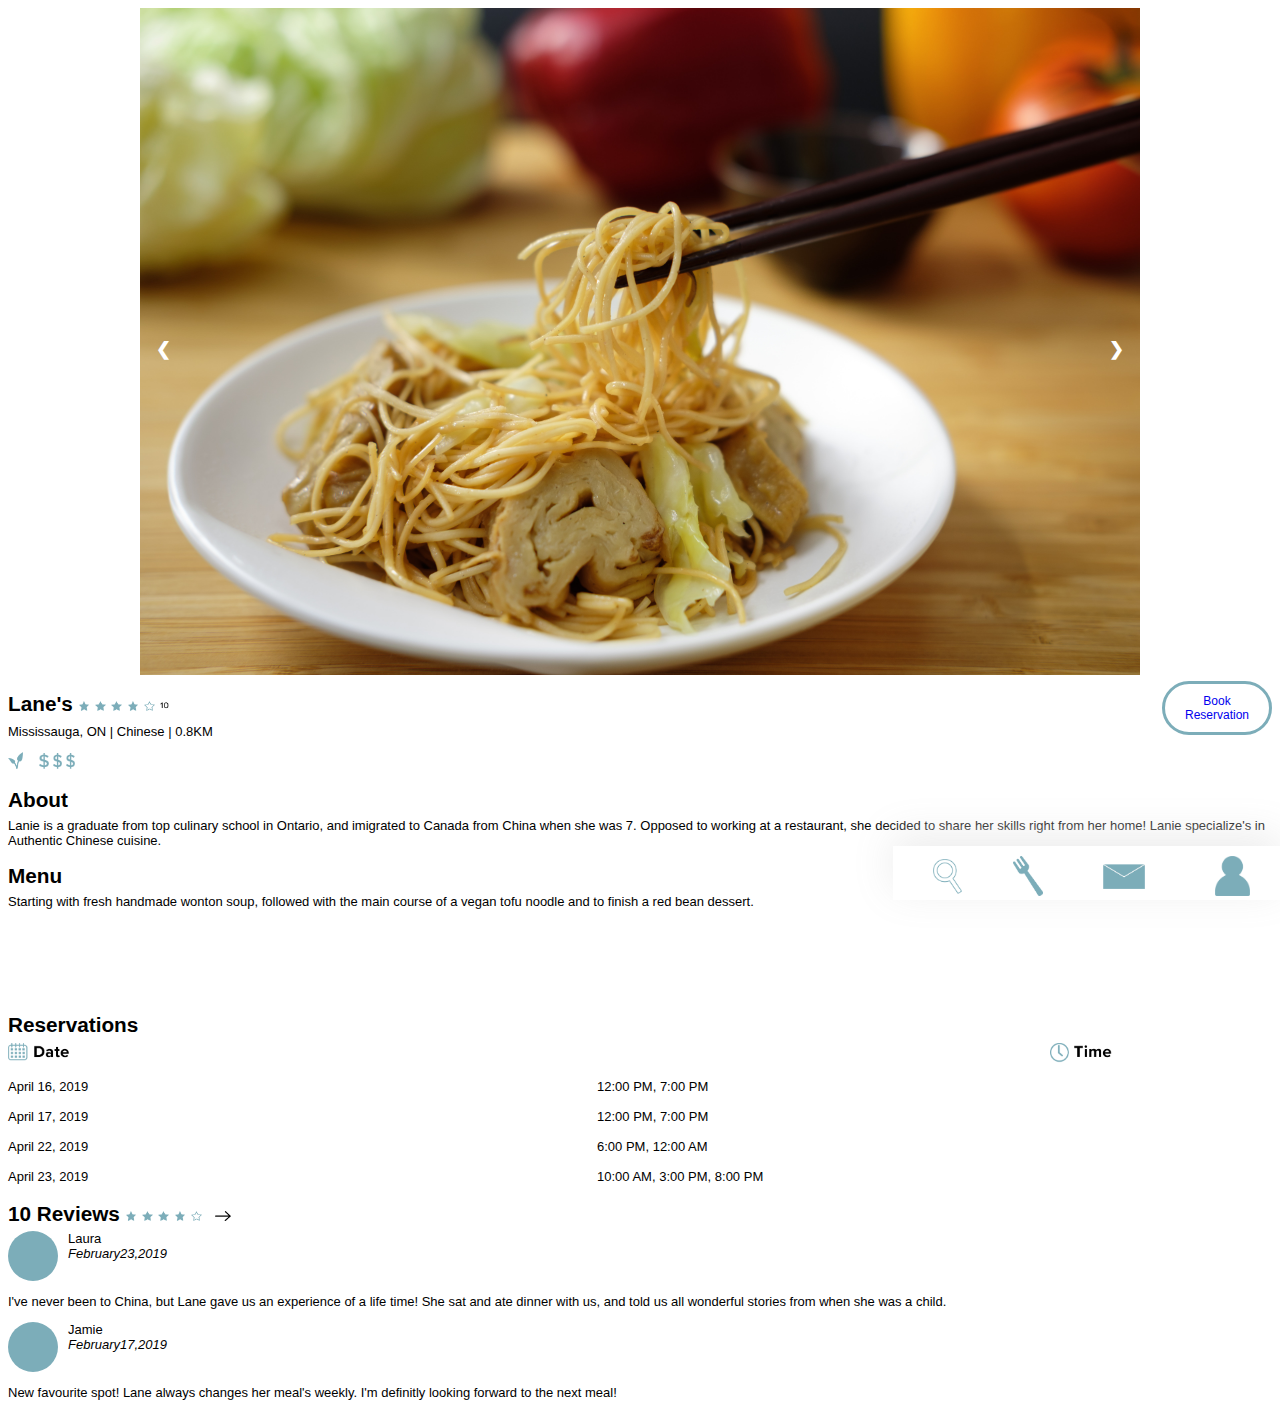
<file: index.html>
<!DOCTYPE html>
<html lang="">

<head>
    <meta charset="utf-8">
    <meta name="viewport" content="width=device-width, initial-scale=1.0">
    <link rel="stylesheet" href="main.css">

    <title>Prototype</title>

</head>

<body>

    <div class="title">

        <!-- Slideshow container -->
        <div class="slideshow-container">

            <!-- Full-width images with number and caption text -->

            <div class="mySlides fade">
                <img src="diningPhotos/lanesheader.jpg" style="width:100%">
            </div>

            <div class="mySlides fade">
                <img src="diningPhotos/noodles1.jpg" style="width:100%">
            </div>
            
            <div class="mySlides fade">
                <img src="diningPhotos/noodles2.jpg" style="width:100%">
            </div>

            <!-- Next and previous buttons -->
            <a class="prev" onclick="plusSlides(-1)">&#10094;</a>
            <a class="next" onclick="plusSlides(1)">&#10095;</a>
        </div>


        <div class="content">
            <div class="title">

                <a href="selection.html" class="reservationButton"> Book<br>
                    Reservation</a>

                <h5>Lane's 
                    <img src="diningPhotos/fullstar.png" height="10px;" style="padding-left:0px;">
                    <img src="diningPhotos/fullstar.png" height="10px;" style="padding-left:0px;">
                    <img src="diningPhotos/fullstar.png" height="10px;" style="padding-left:0px;">
                    <img src="diningPhotos/fullstar.png" height="10px;" style="padding-left:0px;">
                    <img src="diningPhotos/strokestar.png" height="10px;" style="padding-left:0px;">
                    <img src="diningPhotos/10.png" height="20px;" style="padding-top:10px; padding-bottom: 0px;">


                </h5>

                <p>Mississauga, ON | Chinese | 0.8KM</p>

                <p>
                    <img src="diningPhotos/vegan.png" height="17px">

                    <img src="diningPhotos/cost.png" height="16px" style="padding-left:13px;">

                    <img src="diningPhotos/cost.png" height="16px">

                    <img src="diningPhotos/cost.png" height="16px">
                </p>

                <h5>About</h5>
                <p>Lanie is a graduate from top culinary school in Ontario, and imigrated to Canada from China when she was 7. Opposed to working at a restaurant, she decided to share her skills right from her home! Lanie specialize's in Authentic Chinese cuisine.</p>

                <h5>Menu</h5>
                <p>Starting with fresh handmade wonton soup, followed with the main course of a vegan tofu noodle and to finish a red bean dessert. </p>

            </div>
        </div>
<br>
        <div class="grid2">

            <h5>Reservations</h5>

            <p>
                <img src="diningPhotos/date.png" height="20px;">
                <img src="diningPhotos/time.png" height="20px;" style="float:right; padding-right:160px; ">
            </p>

            <div class="grid-2-col">
                <div class="cell-date-time"> April 16, 2019<br><br>April 17, 2019 <br><br>April 22, 2019<br><br>April 23, 2019</div>
                
                <div class="cell-date-time"> 12:00 PM, 7:00 PM <br><br> 12:00 PM, 7:00 PM <br><br>6:00 PM, 12:00 AM <br><br> 10:00 AM, 3:00 PM, 8:00 PM <br><br> </div>

            </div>

            <h5>10 Reviews

                <img src="diningPhotos/fullstar.png" height="10px;" style="padding-left:0px;">
                <img src="diningPhotos/fullstar.png" height="10px;" style="padding-left:0px;">
                <img src="diningPhotos/fullstar.png" height="10px;" style="padding-left:0px;">
                <img src="diningPhotos/fullstar.png" height="10px;" style="padding-left:0px;">
                <img src="diningPhotos/strokestar.png" height="10px;" style="padding-left:0px;">
                <img src="diningPhotos/arrow.png" height="10px;" style="padding-left:8px;">
            </h5>

            <p class="circle"> <b style="padding-left: 60px;">Laura </b> <br> <i style="padding-left: 60px;">February23,2019</i></p>

            <p> I've never been to China, but Lane gave us an experience of a life time! She sat and ate dinner with us, and told us all wonderful stories from when she was a child.</p>

            <p class="circle"><b style="padding-left: 60px;">Jamie </b> <br> <i style="padding-left: 60px;">February17,2019</i></p>

            <p> New favourite spot! Lane always changes her meal's weekly. I'm definitly looking forward to the next meal!</p>

        </div>


    </div>


    <div id="navbar">

    
        <div class="searchNAV">
            <a href="/leaflet/mapsearch.html">
            <img src="diningPhotos/searchNAVSELECT.png" height="35px;">
            </a>
        </div>
        

        <div class="reservationNAV">
            <img src="diningPhotos/reservationNAV.png" height="40px;" width="30px;">
        </div>

        <div class="messagesNAV">
            <img src="diningPhotos/messagesNAV.png" height="25px;">
        </div>

        <div class="accountNAV">
            <img src="diningPhotos/accountNAV.png" height="40px;">
        </div>

    </div>


    <script src="main.js"></script>

</body>

    
</html>
</file>
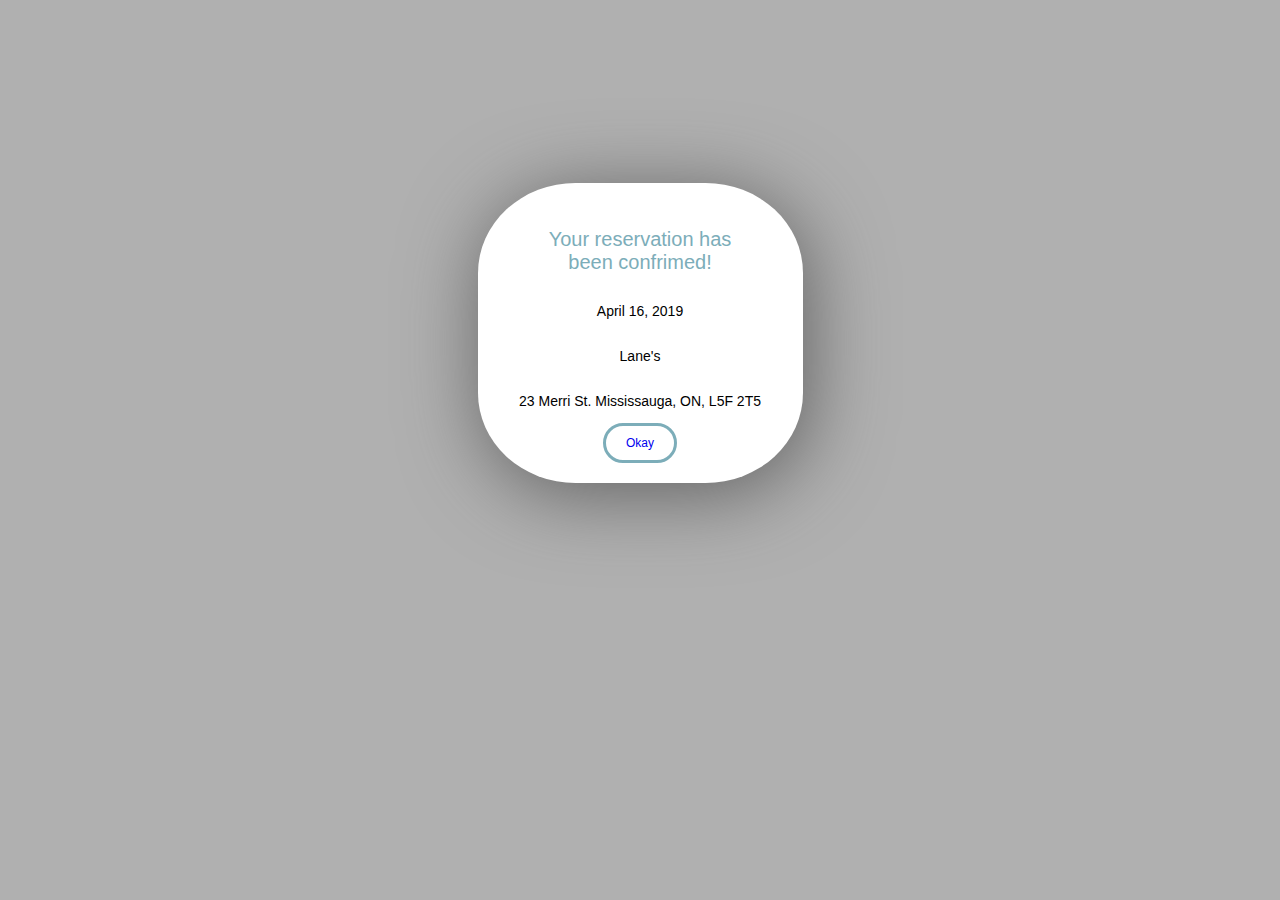
<file: confirm.html>
<!DOCTYPE html>
<html lang="">
<head>
    <meta charset="utf-8">
    <meta name="viewport" content="width=device-width, initial-scale=1.0">
    <link rel="stylesheet" href="main3.css">
    <title></title>
</head>

<body>

    <center>
        <div class="popup">
            <header>Your reservation has <br> been confrimed!</header>
            <p>April 16, 2019</p>
            <p>Lane's</p>
            <p>23 Merri St. Mississauga, ON, L5F 2T5</p>

            <a href="onboarding.html" class="ok"> Okay</a>

        </div>
    </center>




</body>
</html>
</file>
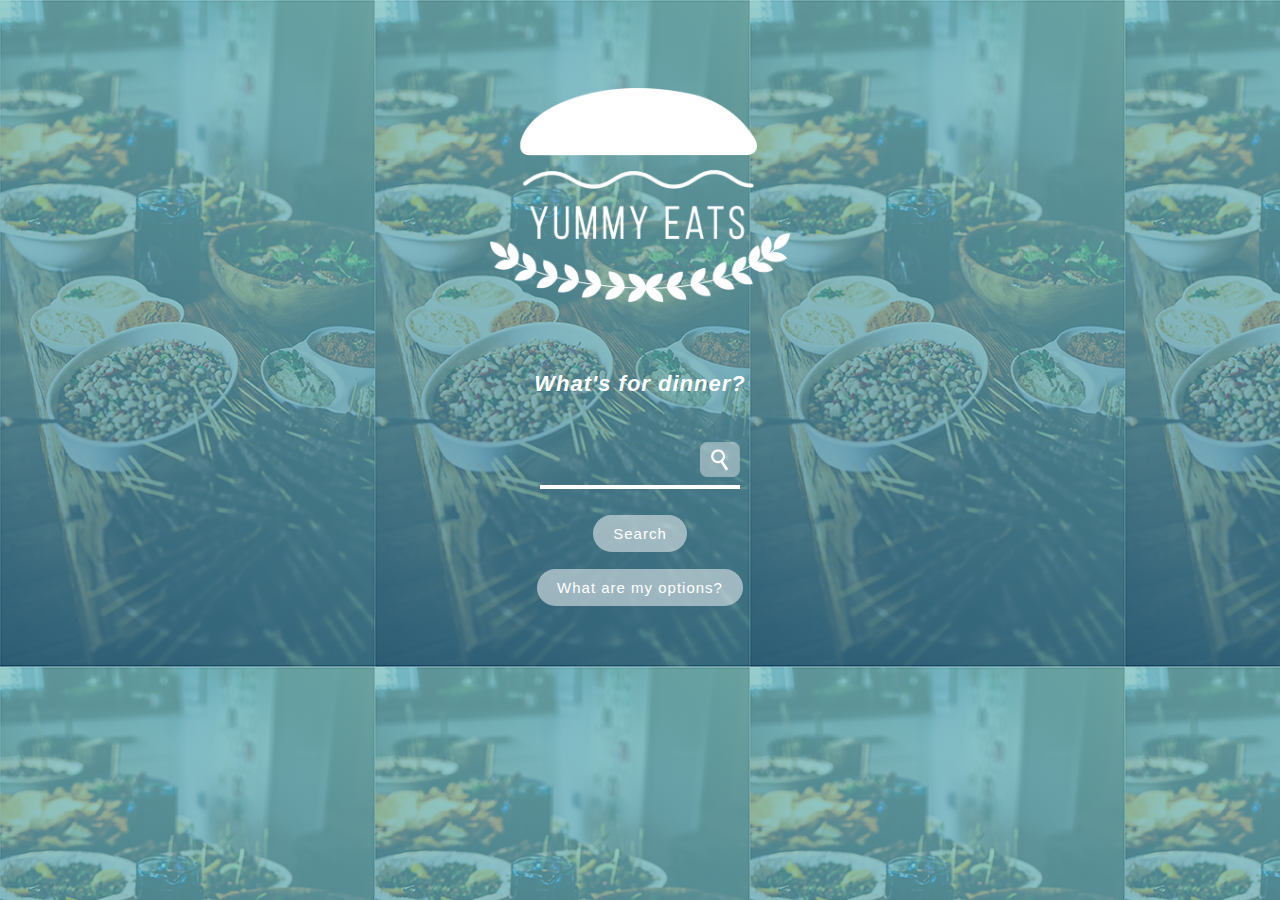
<file: dinner.html>
<!DOCTYPE html>
<html lang="">

<head>
    <meta charset="utf-8">
    <meta name="viewport" content="width=device-width, initial-scale=1.0">
    <link rel="stylesheet" href="dinner.css">
    <title></title>
</head>

<body>

    <div class="logo">

        <center>
            <img src="diningPhotos/logo.png" style="width:300px;margin-top:80px;">
            <br>
            <br>
            <div class="notes">
                <form style="padding-top:10px; ">

                    <h5>What's for dinner?</h5>

                    <input type="text" name="dinner?" style="color: white; font-size: 14px">
                    <br>
                    <br>
                    <br>
                    
                    <a href="/leaflet/mapsearch.html" class="search" style="color: white; font-size: 15px;"> Search</a>

                    <br>
                    <br>
                    <br>
                    
                    <a href="/leaflet/mapsearch.html" class="search"style="color: white;font-size: 15px; "> What are my options? </a>

                </form>

            </div>

        </center>

    </div>


</body>

</html>
</file>
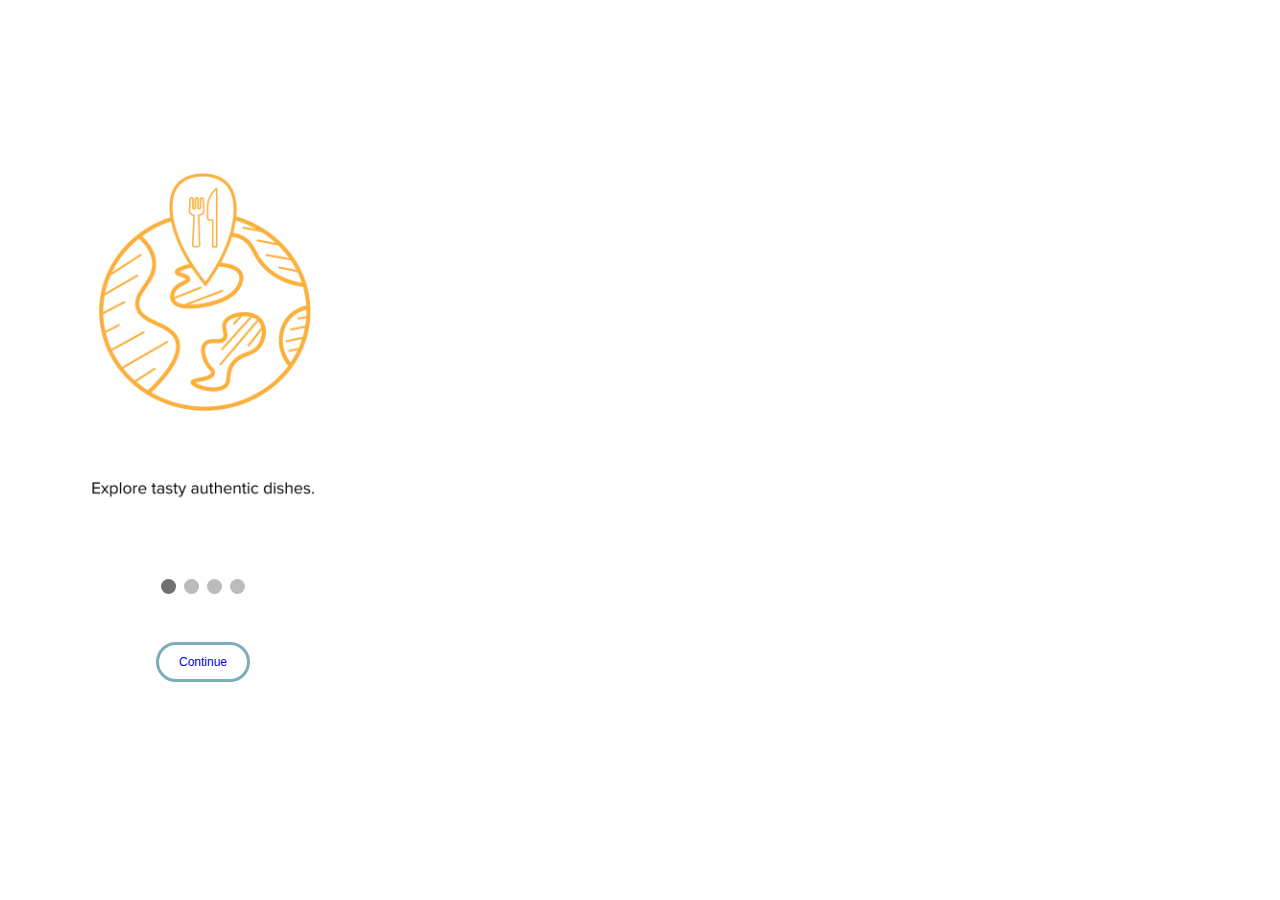
<file: onboarding.html>
<!DOCTYPE html>
<html lang="">

<head>
    <meta charset="utf-8">
    <meta name="viewport" content="width=device-width, initial-scale=1.0">
    <link rel="stylesheet" href="onboarding.css">
    <title></title>
</head>

<body>
    
    <div class="title">

        <!-- Slideshow container -->
        <div class="slideshow-container">

            <!-- Full-width images with number and caption text -->

            <div class="mySlides fade">
                <img src="diningPhotos/onboarding1.png" style="width:100%">
            </div>

            <div class="mySlides fade">
                <img src="diningPhotos/onboarding2.png" style="width:100%">
            </div>

            <div class="mySlides fade">
                <img src="diningPhotos/onboarding3.png" style="width:100%">
            </div>

            <div class="mySlides fade">
                <img src="diningPhotos/onboarding4.png" style="width:100%">
            </div>

            <!-- Next and previous buttons -->
            <a class="prev" onclick="plusSlides(-1)">&#10094;</a>
            <a class="next" onclick="plusSlides(1)">&#10095;</a>

            <!-- The dots/circles -->
            <div style="text-align:center">
                <span class="dot" onclick="currentSlide(1)"></span>
                <span class="dot" onclick="currentSlide(2)"></span>
                <span class="dot" onclick="currentSlide(3)"></span>
                 <span class="dot" onclick="currentSlide(4)"></span>
            </div>
        
       <div style= "text-align: center" "margin-top: 100px;">     
    
           <br>
           <br>
           <br>
           
           <a href="dinner.html" class="continue"> Continue</a>
           </div>
            
        </div>
        
        <script src="onboarding.js"></script>
        

        
</body>

</html>
</file>
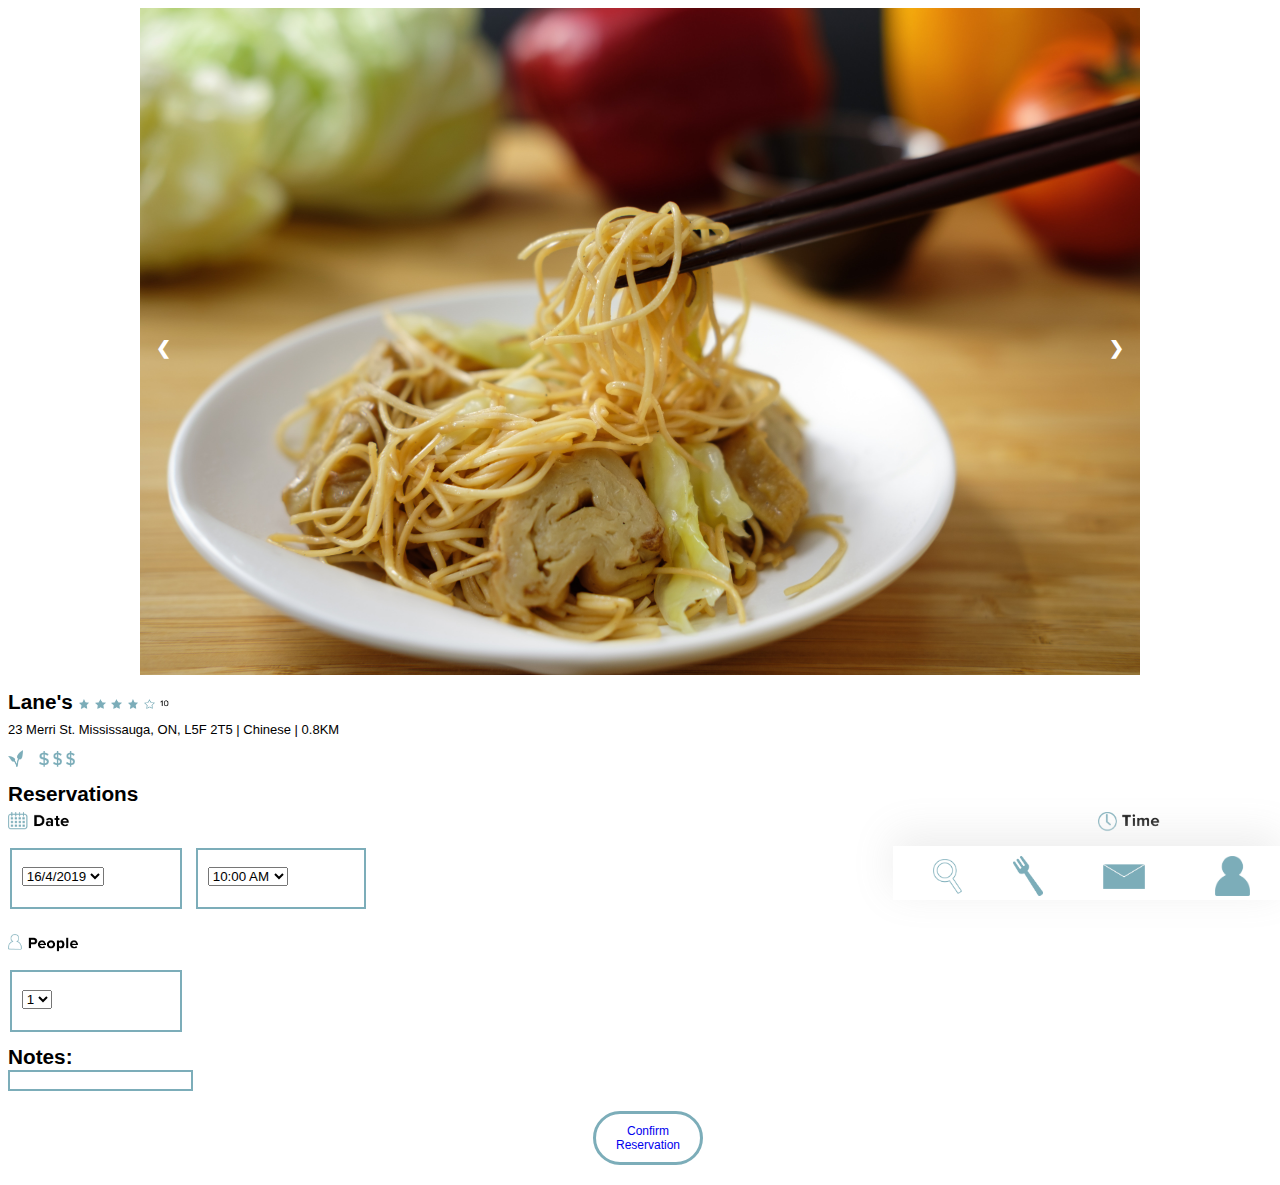
<file: selection.html>
<!DOCTYPE html>
<html lang="">

<head>
    <meta charset="utf-8">
    <meta name="viewport" content="width=device-width, initial-scale=1.0">
    <link rel="stylesheet" href="main2.css">
    <title>Prototype</title>
</head>

<body>

    <!-- Slideshow container -->
    <div class="slideshow-container">

        <!-- Full-width images with number and caption text -->

        <div class="mySlides fade">
            <img src="diningPhotos/lanesheader.jpg" style="width:100%">
        </div>

        <div class="mySlides fade">
            <img src="diningPhotos/noodles1.jpg" style="width:100%">
        </div>

        <div class="mySlides fade">
            <img src="diningPhotos/noodles2.jpg" style="width:100%">
        </div>
        
        <!-- Next and previous buttons -->
        <a class="prev" onclick="plusSlides(-1)">&#10094;</a>
        <a class="next" onclick="plusSlides(1)">&#10095;</a>
    </div>

    <div class="content">
        <div class="title">
            <h5>Lane's 
                <img src="diningPhotos/fullstar.png" height="10px;" style="padding-left:0px;">
                <img src="diningPhotos/fullstar.png" height="10px;" style="padding-left:0px;">
                <img src="diningPhotos/fullstar.png" height="10px;" style="padding-left:0px;">
                <img src="diningPhotos/fullstar.png" height="10px;" style="padding-left:0px;">
                <img src="diningPhotos/strokestar.png" height="10px;" style="padding-left:0px;">
                <img src="diningPhotos/10.png" height="20px;" style="padding-top:10px; padding-bottom: 0px;">


            </h5>

            <p> 23 Merri St. Mississauga, ON, L5F 2T5 | Chinese | 0.8KM</p>

            <p>
                <img src="diningPhotos/vegan.png" height="17px">

                <img src="diningPhotos/cost.png" height="16px" style="padding-left:13px;">

                <img src="diningPhotos/cost.png" height="16px">

                <img src="diningPhotos/cost.png" height="16px">
            </p>

        </div>


    </div>

    <div class="title">

        <div class="grid2">

            <h5>Reservations</h5>

            <p>
                <img src="diningPhotos/date.png" height="20px;">
                <img src="diningPhotos/time.png" height="20px;" style="float:right; padding-right:128px; ">
            </p>

            <div class="grid-2-col">
                <div class="cell-date-time">

                    <form>
                        <fieldset style="border:2px solid #7cadb9">

                            <p>
                                <select id="myList">
                                    <option value="1">16/4/2019</option>
                                    <option value="2">17/4/2019</option>
                                    <option value="3">22/4/2019</option>
                                    <option value="4">23/4/2019</option>
                                </select>
                            </p>
                        </fieldset>
                    </form>

                </div>

                <div class="cell-date-time">
                    <form>
                        <fieldset style="border:2px solid #7cadb9">
                            <p>

                                <select id="myList">
                                    <option value="1">10:00 AM</option>
                                    <option value="2">12:00 PM</option>
                                    <option value="3">3:00 PM</option>
                                    <option value="4">6:00 PM</option>
                                    <option value="4">9:00 PM</option>
                                </select>
                            </p>
                        </fieldset>
                    </form>
                </div>

                <div class="cell-date-time">
                    <br>
                    <img src="diningPhotos/people.png" height="20px;">

                    <form style="padding-top: 13px;">
                        <fieldset style="border:2px solid #7cadb9">
                            <p>

                                <select id="myList">
                                    <option value="1">1</option>
                                    <option value="2">2</option>
                                    <option value="3">3</option>
                                    <option value="4">4</option>
                                </select>
                            </p>
                        </fieldset>
                    </form>
                </div>



            </div>

            <div class="notes">
                <form style="padding-top:10px; ">
                    <h5>Notes:</h5>
                    <input type="text" style="border:2px solid #7cadb9" notes="notes"><br>
                </form>
            </div>

        </div>

        <center style="padding-top: 20px; padding-bottom: 20px; "><a href="confirm.html" class="confirmReservation"> Confirm<br>
                Reservation</a></center>
    

    </div>
    
    <div id="navbar">

        <div class="searchNAV">
            <a href="/leaflet/mapsearch.html">
            <img src="diningPhotos/searchNAVSELECT.png" height="35px;">
                </a>
        </div>

        <div class="reservationNAV">
            <img src="diningPhotos/reservationNAV.png" height="40px;" width="30px;">
        </div>

        <div class="messagesNAV">
            <img src="diningPhotos/messagesNAV.png" height="25px;">
        </div>

        <div class="accountNAV">
            <img src="diningPhotos/accountNAV.png" height="40px;">
        </div>

    </div>

    <script src="main.js"></script>
</body>

</html>
</file>
<file: main.css>
body {
      height: 1100px;
      width: 310;

  }

#navbar {
display: grid;
align-content: center;
align-items: center;
padding-left:40px;
padding-right: 30px;
grid-gap: 70px;
background-color:white;
right:0px;
margin-left: 0;
padding-top:10px;
box-shadow: 0px -10px 40px #eaeaeaea;
bottom:0;
position: fixed;
}

/* .navigation {

    display: grid;
    grid-template-columns: 1fr 1fr 1fr;
    align-content: center;
    position: fixed;
    bottom: 0px;
    background-color: white;
    box-shadow: 3px 3px 20px #b7b7b7;
*/

.searchNAV{
grid-column: 1/4;
grid-row:1;

}

.reservationNAV{
grid-column: 2/4;
grid-row:1;
padding-left:10px;
}

.messagesNAV{
grid-column: 3/4;
grid-row:1;
padding-left:30px;
right:-10px;
}

.accountNAV{
grid-column: 4/4;
grid-row:1;
}
* {
      box-sizing: border-box;
  }

  /* Slideshow container */
  .slideshow-container {
      max-width: 1000px;
      position: relative;
      margin: auto;

  }

  /* Hide the images by default */
  .mySlides {
      display: none;
  }

  /* Next & previous buttons */
  .prev,
  .next {
      cursor: pointer;
      position: absolute;
      top: 50%;
      width: auto;
      margin-top: -22px;
      padding: 16px;
      color: white;
      font-weight: bold;
      font-size: 18px;
      transition: 0.6s ease;
      border-radius: 0 3px 3px 0;
      user-select: none;
  }

  /* Position the "next button" to the right */
  .next {
      right: 0;
      border-radius: 3px 0 0 3px;
  }

  /* On hover, add a black background color with a little bit see-through 
        .prev:hover,
        .next:hover {
            background-color: rgba(0, 0, 0, 0.8);
        }

         The dots/bullets/indicators 
        .dot {
            cursor: pointer;
            height: 8px;
            width: 8px;
            margin: 0 2px;
            background-color: #bbb;
            border-radius: 50%;
            display: inline-flex;
            transition: background-color 0.6s ease;
        }
            */

  .active,
  .dot:hover {
      background-color: #717171;
  }

  /* Fading animation */
  .fade {
      -webkit-animation-name: fade;
      -webkit-animation-duration: 1.5s;
      animation-name: fade;
      animation-duration: 1.5s;
  }

  @-webkit-keyframes fade {
      from {
          opacity: .4
      }

      to {
          opacity: 1
      }
  }

  @keyframes fade {
      from {
          opacity: .4
      }

      to {
          opacity: 1
      }
  }


  .content {
      max-width: 100%;
      height: 300px;
      position: relative;
      margin: auto;
  }


  .title {
      width: auto;
      height: auto;
      float: left;
      font-family: proxima-nova, sans-serif;
      font-style: normal;
      font-weight: 100;
      font-size: 25px;
      font-weight: normal;
      position: relative;

  }

  h5 {
      margin: 0px;
      padding: 0px;
      padding-top: 10px;
      line-height: 10px;
      

  }

  .title p {
      font-family: proxima-nova, sans-serif;
      font-style: normal;
      font-weight: 100;
      font-size: 13px;
      

  }


  .location {
      max-width: 325px;
      float: left;
      margin-left: 15px;
      font-family: open sans;
      font-size: 12px;
      font-weight: normal;
      position: absolute;
      margin-top: 43px;
  }


  .reservationButton {
      background-color: white;
      border: 3px solid #7CADB9;
      margin: 0px;
      padding-bottom: 10px;
      padding-left: 20px;
      padding-right: 20px;
      padding-top: 10px;
      text-align: center;
      text-decoration: none;
      display: inline-block;
      font-family: proxima-nova, sans-serif;
      font-style: normal;
      font-weight: 100;
      font-size: 12px;
      border-radius: 100px;
      float: right;

  }


  .about {
      float: left;
      margin-top: 80px;
      margin-left: px;
      font-family: open sans;
      font-size: 15px;
      font-weight: normal;
  }

  .grid-2-col {
      display: grid;
      grid-template-columns: auto auto;

  }

  .cell-date-time {
      font-family: proxima-nova, sans-serif;
      font-style: normal;
      font-weight: 100;
      font-size: 13px;
  }

  .circle {
      height: 50px;
      width: 50px;
      margin-top: 10px;
      background-color: #7cadb9;
      border-radius: 50%;
      font-family: proxima-nova, sans-serif;
      font-style: normal;
      font-weight: 100;
      font-size: 13px;
  }
</file>
<file: main3.css>
body {
    background-color: rgba(124, 124, 124, 0.6);
}

.popup {
    width: 325px;
    height: 300px;
    display: inline-block;
    margin-top: 175px;
    background-color: white;
    border-radius: 30%;
    box-shadow: 5px 10px 80px #606060;
}

header {
    font-family: proxima-nova, sans-serif;
    font-style: normal;
    font-weight: 100;
    font-size: 20px;
    color: #7cadb9;
    padding-top: 45px;
}



p {
    font-family: proxima-nova, sans-serif;
    font-style: normal;
    font-weight: 100;
    font-size: 14px;
    padding-top: 15px;
}

.ok {
    background-color: white;
    border: 3px solid #7CADB9;
    margin: 0px;
    padding-bottom: 10px;
    padding-left: 20px;
    padding-right: 20px;
    padding-top: 10px;
    text-align: center;
    text-decoration: none;
    display: inline-block;
    font-family: proxima-nova, sans-serif;
    font-style: normal;
    font-weight: 100;
    font-size: 12px;
    border-radius: 100px;
}
</file>
<file: dinner.css>
body {

    background-image: url(diningPhotos/homebackground.png);

}

h5 {
    font-family: proxima-nova, sans-serif;
    font-size: 22px;
    font-weight: 700;
    font-style: italic;
    color: white;
    letter-spacing: 1px;

}

input[type=text] {

    width: 200px;
    background-image: url('/diningPhotos/dinnersearch.png');
    background-size: 40px;
    background-repeat: no-repeat;
    padding-top: 5px;
    padding-bottom: 30px;
    margin: px 0;
    box-sizing: border-box;
    border: none;
    border-bottom: 4px solid white;
    background-color: rgba(255, 255, 255, 0.0);
    background-position:  160px; 
    font-family: proxima-nova, sans-serif;
    font-style: normal;
    font-weight: 500;
    font-size: 12px;
    letter-spacing: 1px;
    
}


.search {
    background-color: rgba(255, 255, 255, 0.5);
    margin-top: 200px;
    padding-bottom: 10px;
    padding-left: 20px;
    padding-right: 20px;
    padding-top: 10px;
    text-align: center;
    text-decoration: none;
    font-family: proxima-nova, sans-serif;
    font-style: normal;
    font-weight: 500;
    font-size: 12px;
    letter-spacing: 1px;
    border-radius: 100px;
}
</file>
<file: onboarding.css>
body{

    height:700px;
}

.continue {
      background-color: white;
      border: 3px solid #7CADB9;
    margin-top: 200px;
      padding-bottom: 10px;
      padding-left: 20px;
      padding-right: 20px;
      padding-top: 10px;
      text-align: center;
      text-decoration: none;
      font-family: proxima-nova, sans-serif;
      font-style: normal;
      font-weight: 100;
      font-size: 12px;
      border-radius: 100px;
  }

/* Slideshow container */
  .slideshow-container {
      max-width: 350px;
      height: 500px;
      position: relative;
      margin-top: 75px;
      margin-left: 20px;
      margin-right: 20px;

  }

  /* Hide the images by default */
  .mySlides {
      display: none;
  }

  /* Next & previous buttons */
  .prev,
  .next {
      cursor: pointer;
      position: absolute;
      top: 50%;
      width: auto;
      margin-top: -22px;
      padding: 16px;
      color: white;
      font-weight: bold;
      font-size: 18px;
      transition: 0.6s ease;
      border-radius: 0 3px 3px 0;
      user-select: none;
  }

  /* Position the "next button" to the right */
  .next {
      right: 0;
      border-radius: 3px 0 0 3px;
  }

  /* The dots/bullets/indicators */
  .dot {
      cursor: pointer;
      height: 15px;
      width: 15px;
      margin: 0 2px;
      background-color: #bbb;
      border-radius: 50%;
      display: inline-block;
      transition: background-color 0.6s ease;
  }

  .active,
  .dot:hover {
      background-color: #717171;
  }

  /* Fading animation */
  .fade {
      -webkit-animation-name: fade;
      -webkit-animation-duration: 1.5s;
      animation-name: fade;
      animation-duration: 1.5s;
  }

  @-webkit-keyframes fade {
      from {
          opacity: .4
      }

      to {
          opacity: 1
      }
  }

  @keyframes fade {
      from {
          opacity: .4
      }

      to {
          opacity: 1
      }
  }
</file>
<file: main2.css>
* {
     box-sizing: border-box;
 }
body{
height:800px;
}

#navbar {
            display: grid;
            align-content: center;
            align-items: center;
            padding-left: 40px;
            padding-right: 30px;
            grid-gap: 70px;
            background-color: white;
            right: 0px;
            margin-left: 0;
            padding-top: 10px;
            box-shadow: 0px -10px 40px #eaeaeaea;
            bottom: 0;
            position: fixed;
        }
        
        .searchNAV{
grid-column: 1/4;
grid-row:1;

}

.reservationNAV{
grid-column: 2/4;
grid-row:1;
padding-left:10px;
}

.messagesNAV{
grid-column: 3/4;
grid-row:1;
padding-left:30px;
right:-10px;
}

.accountNAV{
grid-column: 4/4;
grid-row:1;
}
 /* Slideshow container */
 .slideshow-container {
     max-width: 1000px;
     position: relative;
     margin: auto;

 }

 /* Hide the images by default */
 .mySlides {
     display: none;
 }

 /* Next & previous buttons */
 .prev,
 .next {
     cursor: pointer;
     position: absolute;
     top: 50%;
     width: auto;
     margin-top: -22px;
     padding: 16px;
     color: white;
     font-weight: bold;
     font-size: 18px;
     transition: 0.6s ease;
     border-radius: 0 3px 3px 0;
     user-select: none;
 }

 /* Position the "next button" to the right */
 .next {
     right: 0;
     border-radius: 3px 0 0 3px;
 }

 /* On hover, add a black background color with a little bit see-through 
        .prev:hover,
        .next:hover {
            background-color: rgba(0, 0, 0, 0.8);
        }

         The dots/bullets/indicators 
        .dot {
            cursor: pointer;
            height: 8px;
            width: 8px;
            margin: 0 2px;
            background-color: #bbb;
            border-radius: 50%;
            display: inline-flex;
            transition: background-color 0.6s ease;
        }
            */

 .active,
 .dot:hover {
     background-color: #717171;
 }

 /* Fading animation */
 .fade {
     -webkit-animation-name: fade;
     -webkit-animation-duration: 1.5s;
     animation-name: fade;
     animation-duration: 1.5s;
 }

 @-webkit-keyframes fade {
     from {
         opacity: .4
     }

     to {
         opacity: 1
     }
 }

 @keyframes fade {
     from {
         opacity: .4
     }

     to {
         opacity: 1
     }
 }

 .content {
     max-width: 100%;
     height: 100px;
     position: relative;
     margin: auto;
 }


 .title {
     width: 100%;
     height: auto;
     float: left;
     font-family: proxima-nova, sans-serif;
     font-style: normal;
     font-weight: 100;
     font-size: 25px;
     font-weight: normal;
     position: absolute;

 }

 h5 {
     margin: 0px;
     padding: 0px;
     padding-top: 10px;
     line-height: 10px;

 }

 .title p {
     font-family: proxima-nova, sans-serif;
     font-style: normal;
     font-weight: 100;
     font-size: 13px;

 }

 .location {
     max-width: 325px;
     float: left;
     margin-left: 15px;
     font-family: open sans;
     font-size: 12px;
     font-weight: normal;
     position: absolute;
     margin-top: 43px;
 }

 .grid-2-col {
     display: grid;
     width: 360px;
     grid-template-columns: 1fr, 1fr;
     grid-template-columns: auto auto;
     grid-gap: 10px;

 }

 .cell-date-time {
     font-family: proxima-nova, sans-serif;
     font-style: normal;
     font-weight: 100;
     font-size: 13px;
 }

 .confirmReservation {
     background-color: white;
     border: 3px solid #7CADB9;
     padding-bottom: 10px;
     padding-left: 20px;
     padding-right: 20px;
     padding-top: 10px;
     text-align: center;
     text-decoration: none;
     display: inline-block;
     font-family: proxima-nova, sans-serif;
     font-style: normal;
     font-weight: 100;
     font-size: 12px;
     border-radius: 100px;
</file>
